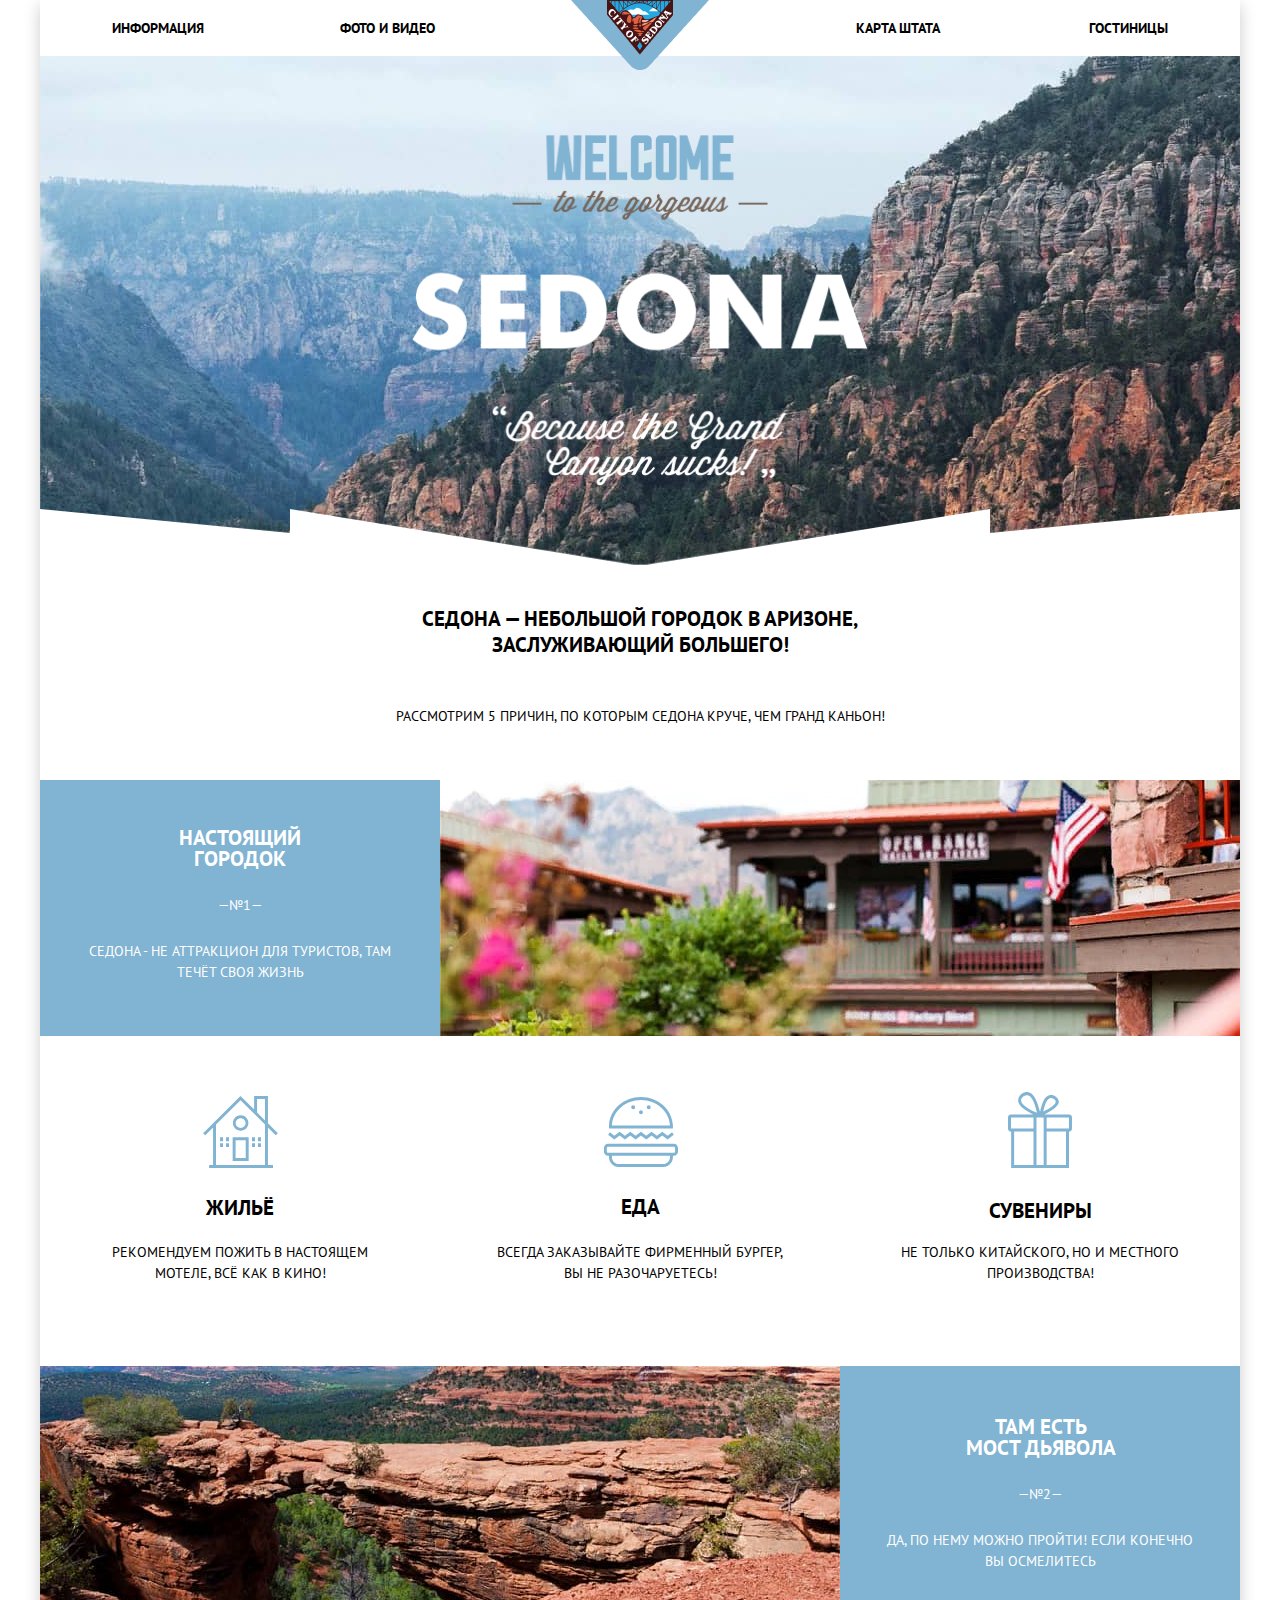
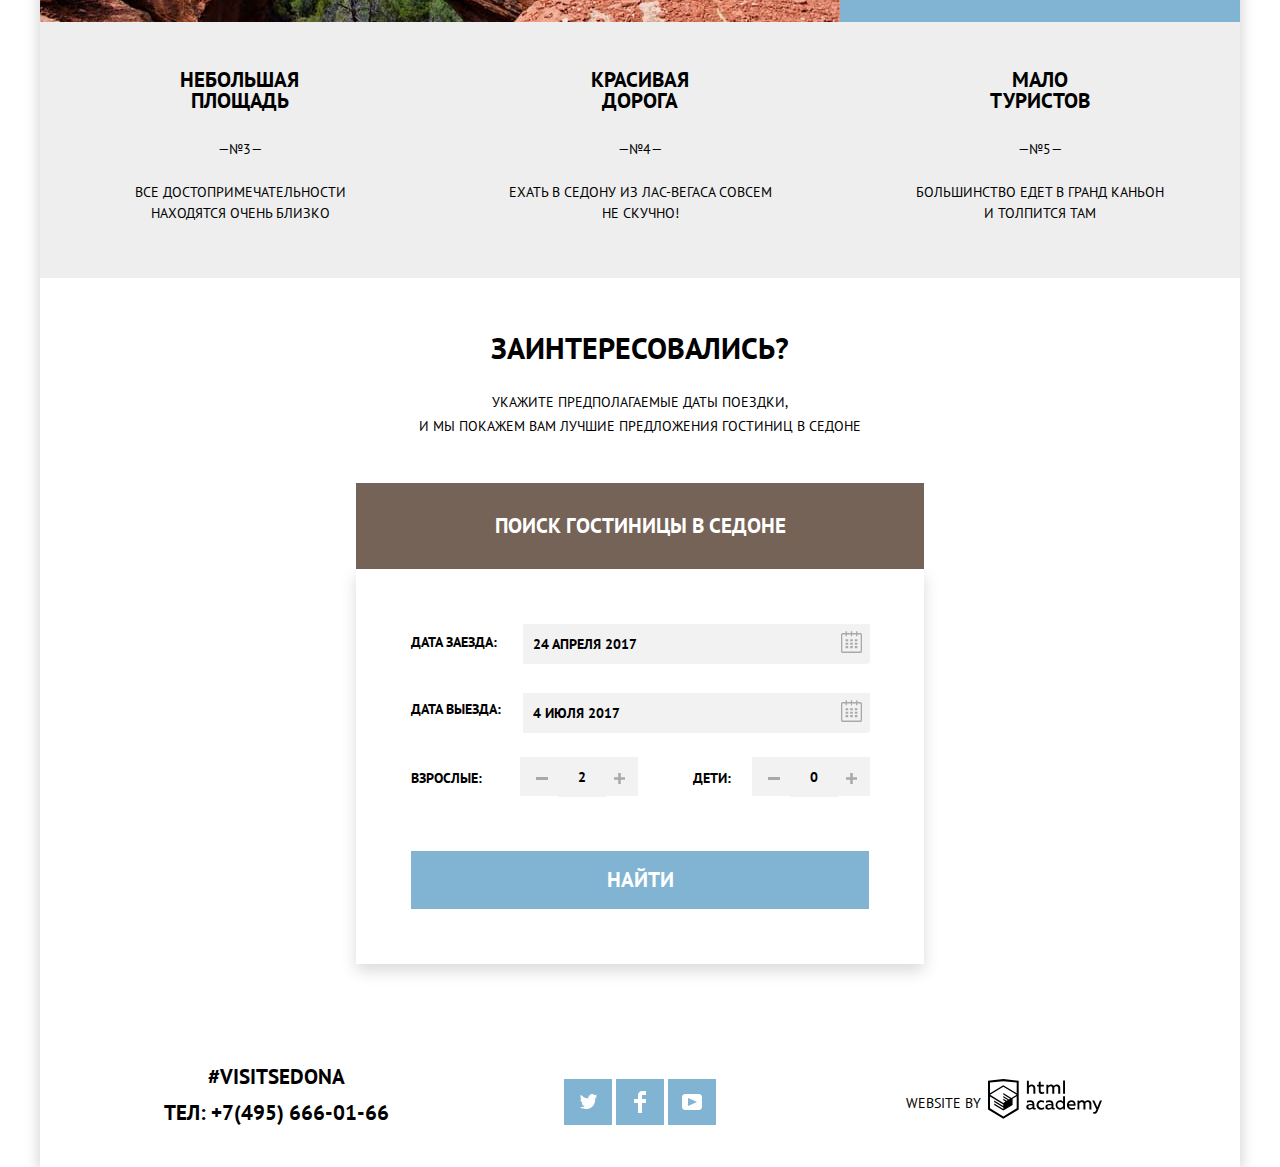
<file: index.html>
<!DOCTYPE html>
<html class='page' lang='ru'>
  <head>
    <meta charset='utf-8'>
    <title>HTML Academy: Седона</title>
    <link href="https://fonts.googleapis.com/css2?family=PT+Sans&display=swap" rel="stylesheet">
    <link href='css/normalize.css' rel='stylesheet'>
    <link href='css/style.min.css' rel='stylesheet'>
  </head>
  <body class='page-body'>
    <div class='page-shadow'>
      <header class='main-header'>
        <nav class='main-nav'>
          <ul class='site-nav'>
            <li><a href='info.html'>Информация</a></li>
            <li><a href='foto.html'>Фото и видео</a></li>
            <li><a href='map.html'>Карта штата</a></li>
            <li><a href='hotels.html'>Гостиницы</a></li>
          </ul>
          <a class='main-header-logo'>
          <img src='img/logo.png' width='138' height='70' alt='Логотип сервиса брони гостиниц в городе Седона'>
         </a>
        </nav>
      </header>
      <main class='container'>
        <section class='caption'>
          <div class='img-welcome'>
              <img src='img/welcome.png' width='456' height='350' alt='Welcome to the gorgeous Sedona'>
          </div>
          <h1 class='visually-hidden'>Сервис брони гостиниц в городе Седона</h1>
        </section>
        <p class='slogan'>Седона — небольшой городок в Аризоне,<br>
          заслуживающий большего!</p>
        <section class='advantages'>
          <h2>Рассмотрим 5 причин, по которым Седона круче,
            чем гранд каньон!</h2>
          <ul class='advantages-list'>
            <li class='advantages-item '>
              <div class='item-box-first'>
                <div class='advantages-item-background'>
                  <div class='card-1'>
                  <h3>Настоящий городок</h3>
                  <p>&#8212;№1&#8212;</p>
                  <p>Седона - не аттракцион для туристов, там<br>
                      течёт своя жизнь</p>
                  </div>
                </div>
                <img class='card-img-city' src='img/city.jpg' width='800' height='256' alt='Мост дьявола'>
              </div>
              <div class='aside'>
                <ul class='aside-list'>
                  <li class='aside-item'>
                    <h3>Жильё</h3>
                    <p>Рекомендуем пожить в настоящем мотеле,
                        всё как в кино!</p>
                  </li>
                  <li class='aside-item'>
                    <h3>Еда</h3>
                    <p>Всегда заказывайте фирменный бургер,
                        вы не разочаруетесь!</p>
                  </li>
                  <li class='aside-item'>
                    <h3>Сувениры</h3>
                    <p>Не только китайского, но и местного
                      производства!</p>
                  </li>
                </ul>
              </div>
            </li>
            <li class='advantages-item item-box-second'>
              <img class='card-img-bridge' src='img/bridge.jpg' width='800' height='256' alt='Мост дьявола'>
              <div class='advantages-item-background'>
                <div class='card-2'>
                  <h3>Там есть Мост дьявола</h3>
                  <p>&#8212;№2&#8212;</p>
                  <p>Да, по нему можно пройти! Если конечно<br>
                    вы осмелитесь</p>
                </div>
              </div>
            </li>
            <li class='advantages-item-block'>
              <ul class='advantages-item-backdrop'>
                <li class='advantages-item'>
                  <div class='card-3'>
                    <h3>Небольшая площадь</h3>
                    <p>&#8212;№3&#8212;</p>
                    <p>Все достопримечательности<br>
                      находятся очень близко</p>
                  </div>
                </li>
                <li class='advantages-item'>
                  <div class='card-3'>
                    <h3>Красивая дорога</h3>
                    <p>&#8212;№4&#8212;</p>
                    <p>Ехать в седону из лас-вегаса совсем<br>
                    не скучно!</p>
                  </div>
                </li>
                <li class='advantages-item'>
                  <div class='card-3'>
                    <h3>Мало туристов</h3>
                    <p>&#8212;№5&#8212;</p>
                    <p>Большинство едет в гранд каньон<br>
                      и толпится там</p>
                  </div>
                </li>
              </ul>
          </ul>
        </section>
        <section class='offers'>
          <h2>Заинтересовались?</h2>
          <p class='offers-info'>Укажите предполагаемые даты поездки,<br>
            и мы покажем вам лучшие предложения гостиниц в Cедоне</p>
          <button class='button button-offers' aria-label='Форма поиска гостиниц в городе Седона' type='button'>Поиск гостиницы в Седоне</button>
          <div class='modal '>
             <form class='modal-list' action='https://echo.htmlacademy.ru/' method='get'>

              <label class='area-arrival' for='arrival'>Дата заезда:</label>
                <div class='area-wrap'>
                  <input class='area date-of-arrival' type='text' name='date-of-arrival' id='arrival' value='24 апреля 2017' required >
                  <button class='calendar-ico-arrival' type='button' aria-label='Открыть календарь заезда'>
                    <svg aria-hidden='true' focusable='false' width="21" height="23" viewBox="0 0 21 23" fill="none" xmlns="http://www.w3.org/2000/svg" tabindex='0'>
                      <path fill-rule="evenodd" clip-rule="evenodd" d="M16.406 3.02498H19.251C20.217 3.02498 21 3.84698 21 4.86198V21.164C21 22.179 20.217 23 19.251 23H1.75C0.784 23 0 22.179 0 21.164V4.86198C0 3.84698 0.784 3.02498 1.75 3.02498H4.593V1.64798C4.593 1.26698 4.887 0.958984 5.25 0.958984C5.612 0.958984 5.906 1.26698 5.906 1.64798V3.02498H9.844V1.64798C9.844 1.26698 10.138 0.958984 10.501 0.958984C10.862 0.958984 11.156 1.26698 11.156 1.64798V3.02498H15.094V1.64798C15.094 1.26698 15.387 0.958984 15.75 0.958984C16.112 0.958984 16.406 1.26698 16.406 1.64798V3.02498ZM19.5646 21.484C19.6466 21.3979 19.691 21.2828 19.688 21.164H19.689V4.86198C19.689 4.60898 19.493 4.40298 19.252 4.40298H16.407V5.78098C16.407 6.16198 16.113 6.46998 15.751 6.46998C15.388 6.46998 15.095 6.16198 15.095 5.78098V4.40298H11.157V5.78098C11.157 6.16198 10.863 6.46998 10.502 6.46998C10.139 6.46998 9.845 6.16198 9.845 5.78098V4.40298H5.907V5.78098C5.907 6.16198 5.613 6.46998 5.251 6.46998C4.888 6.46998 4.594 6.16198 4.594 5.78098V4.40298H1.75C1.50263 4.40953 1.30696 4.61458 1.312 4.86198V21.164C1.30696 21.4114 1.50263 21.6164 1.75 21.623H19.251C19.3698 21.6201 19.4826 21.5701 19.5646 21.484Z"/>
                      <path fill-rule="evenodd" clip-rule="evenodd" d="M4.59399 9.2251H7.21899V11.2911H4.59399V9.2251ZM4.59399 12.6681H7.21899V14.7351H4.59399V12.6681ZM7.21899 16.1121H4.59399V18.1781H7.21899V16.1121ZM9.18799 16.1121H11.813V18.1781H9.18799V16.1121ZM11.813 12.6681H9.18799V14.7351H11.813V12.6681ZM9.18799 9.2251H11.813V11.2911H9.18799V9.2251ZM16.406 16.1121H13.781V18.1781H16.406V16.1121ZM13.781 12.6681H16.406V14.7351H13.781V12.6681ZM16.406 9.2251H13.781V11.2911H16.406V9.2251Z"/>
                    </svg>
                  </button>
                </div>
              <label class='area-departure' for='departure'>Дата выезда:</label>
                <div class='area-wrap'>
                  <input class='area date-of-departure' type='text' name='date-of-departure' id='departure' value='4 июля 2017' required >
                  <button class='calendar-ico-departure' type='button' aria-label='Открыть календарь отъезда'>
                  <svg aria-hidden='true' focusable='false' width="21" height="23" viewBox="0 0 21 23" fill="none" xmlns="http://www.w3.org/2000/svg" tabindex='0'>
                    <path fill-rule="evenodd" clip-rule="evenodd" d="M16.406 3.02498H19.251C20.217 3.02498 21 3.84698 21 4.86198V21.164C21 22.179 20.217 23 19.251 23H1.75C0.784 23 0 22.179 0 21.164V4.86198C0 3.84698 0.784 3.02498 1.75 3.02498H4.593V1.64798C4.593 1.26698 4.887 0.958984 5.25 0.958984C5.612 0.958984 5.906 1.26698 5.906 1.64798V3.02498H9.844V1.64798C9.844 1.26698 10.138 0.958984 10.501 0.958984C10.862 0.958984 11.156 1.26698 11.156 1.64798V3.02498H15.094V1.64798C15.094 1.26698 15.387 0.958984 15.75 0.958984C16.112 0.958984 16.406 1.26698 16.406 1.64798V3.02498ZM19.5646 21.484C19.6466 21.3979 19.691 21.2828 19.688 21.164H19.689V4.86198C19.689 4.60898 19.493 4.40298 19.252 4.40298H16.407V5.78098C16.407 6.16198 16.113 6.46998 15.751 6.46998C15.388 6.46998 15.095 6.16198 15.095 5.78098V4.40298H11.157V5.78098C11.157 6.16198 10.863 6.46998 10.502 6.46998C10.139 6.46998 9.845 6.16198 9.845 5.78098V4.40298H5.907V5.78098C5.907 6.16198 5.613 6.46998 5.251 6.46998C4.888 6.46998 4.594 6.16198 4.594 5.78098V4.40298H1.75C1.50263 4.40953 1.30696 4.61458 1.312 4.86198V21.164C1.30696 21.4114 1.50263 21.6164 1.75 21.623H19.251C19.3698 21.6201 19.4826 21.5701 19.5646 21.484Z" />
                    <path fill-rule="evenodd" clip-rule="evenodd" d="M4.59399 9.2251H7.21899V11.2911H4.59399V9.2251ZM4.59399 12.6681H7.21899V14.7351H4.59399V12.6681ZM7.21899 16.1121H4.59399V18.1781H7.21899V16.1121ZM9.18799 16.1121H11.813V18.1781H9.18799V16.1121ZM11.813 12.6681H9.18799V14.7351H11.813V12.6681ZM9.18799 9.2251H11.813V11.2911H9.18799V9.2251ZM16.406 16.1121H13.781V18.1781H16.406V16.1121ZM13.781 12.6681H16.406V14.7351H13.781V12.6681ZM16.406 9.2251H13.781V11.2911H16.406V9.2251Z"/>
                  </svg>
                  </button>
                </div>
              <label class='area-adults' aria-label='Количество взрослых' for='adults'>Взрослые:</label>
                <div class='area-wrap'>
                  <input class='area quantity adults' type='text' name='adults' id='adults' value='2' required >
                  <button class='minus-ico-adults' type='button' aria-label='Убрать количество взрослых'>
                    <svg aria-hidden='true' focusable='false' width="12" height="3" viewBox="0 0 12 3"  xmlns="http://www.w3.org/2000/svg" tabindex='0'>
                      <rect width="12" height="3"/>
                    </svg>
                  </button>
                  <button class='plus-ico-adults' type='button' aria-label='Добавить количество взрослых'>
                    <svg aria-hidden='true' focusable='false' width="11" height="11" viewBox="0 0 11 11"  xmlns="http://www.w3.org/2000/svg" tabindex='0'>
                      <path fill-rule="evenodd" clip-rule="evenodd" d="M4.23086 6.76932V11H6.76932V6.76932H11V4.23086H6.76932V0H4.23085V4.23086H0V6.76932H4.23086Z"/>
                    </svg>
                  </button>
              </div>
              <label class='area-child' aria-label='Количество детей' for='child'>Дети:</label>
                <div class='area-wrap'>
                  <input class='area quantity child' type='text' name='child' id='child' value='0' required >
                  <button class='minus-ico-child' type='button' aria-label='Убрать количество детей'>
                    <svg aria-hidden='true' focusable='false' width="12" height="3" viewBox="0 0 12 3" fill="none" xmlns="http://www.w3.org/2000/svg" tabindex='0'>
                      <rect width="12" height="3"/>
                    </svg>
                  </button>
                  <button class='plus-ico-child' type='button' aria-label='Добавить количество детей'>
                    <svg aria-hidden='true' focusable='false' width="11" height="11" viewBox="0 0 11 11" fill="none" xmlns="http://www.w3.org/2000/svg" tabindex='0'>
                      <path fill-rule="evenodd" clip-rule="evenodd" d="M4.23086 6.76932V11H6.76932V6.76932H11V4.23086H6.76932V0H4.23085V4.23086H0V6.76932H4.23086Z" />
                    </svg>
                  </button>
                </div>
              <button class='offers-button-search' aria-label='Найти отель в Седоне' type='submit'>Найти</button>
          </form>
        </div>
        </section>
        <section class='map'>
          <h2 class='visually-hidden' tabindex='0'>Карта Седоны</h2>
          <iframe src="https://www.google.com/maps/embed?pb=!1m18!1m12!1m3!1d363071.5899056958!2d-111.7784349571153!3d34.77689205418965!2m3!1f0!2f0!3f0!3m2!1i1024!2i768!4f13.1!3m3!1m2!1s0x872da132f942b00d%3A0x5548c523fa6c8efd!2z0KHQtdC00L7QvdCwLCDQkNGA0LjQt9C-0L3QsCA4NjMzNiwg0KHQqNCQ!5e0!3m2!1sru!2sru!4v1602267605328!5m2!1sru!2sru" width="1200" height="473" style="border:0;" allowfullscreen="" aria-hidden="false" tabindex="0"></iframe>
        </section>
      </main>
      <footer class='page-footer main-footer'>
        <section class='footer-contacts'>
          <h3>#visitSEDONA</h3>
          <p class='footer-phone'>ТЕЛ: <a aria-label='Номер телефона +74956660166' href='tel:+74956660166'>+7(495) 666-01-66</a></p>
        </section>
        <section class='footer-social'>
        <h3 class='visually-hidden'>Социальные сети</h3>
          <ul class='footer-social-list'>
            <li>
              <a class='social-button' href="#"><span class='visually-hidden'>Twitter</span><svg  aria-hidden='true' focusable='false' width="17" height="17" viewBox="0 0 17 17" fill="none" xmlns="http://www.w3.org/2000/svg">
                <path d="M10.95 1.14409C12.635 0.648089 13.934 1.41409 14.527 2.32309C15.2 2.09209 15.858 1.84209 16.538 1.61509C16.5249 2.30145 16.2117 2.94761 15.681 3.38309C16.366 3.55309 16.985 2.89209 16.985 2.89209C16.816 3.89209 15.979 4.68009 15.422 4.91609C15.191 11.6661 12.247 16.1331 5.34498 15.9981H4.89898C4.48898 15.9981 0.734977 15.5381 0.000976562 14.1111C2.27198 14.3071 3.89398 13.6891 4.69398 12.9341C3.73398 12.6341 2.01498 12.4571 1.71498 9.98409C2.06398 10.0901 2.27898 10.2121 2.90498 10.1031C1.70498 9.24709 0.373977 8.53009 0.447977 6.33009C0.732977 6.65809 1.51498 6.86609 1.78798 6.80209C1.08498 6.56109 -0.182023 3.44209 0.893977 1.85009C2.71198 3.70409 4.62898 5.45609 8.04598 5.62309C8.25398 3.33009 9.18298 1.79309 10.95 1.14409Z" />
                </svg></a>
            </li>
            <li>
              <a class='social-button' href="#"><span class='visually-hidden'>Facebook</span><svg aria-hidden='true' focusable='false' width="12" height="22" viewBox="0 0 12 22" fill="none" xmlns="http://www.w3.org/2000/svg">
                <path d="M12 4V0H8C5.79086 0 4 1.79086 4 4V8H0V12H4V22H8V12H12V8H8V4H12Z"/>
                </svg></a>
            </li>
            <li>
              <a class='social-button' href="#"><span class='visually-hidden'>YouTube</span><svg aria-hidden='true' focusable='false' width="20" height="16" viewBox="0 0 20 16" fill="none" xmlns="http://www.w3.org/2000/svg">
                <path fill-rule="evenodd" clip-rule="evenodd" d="M3 0H17C18.65 0 20 1.35 20 3V13C20 14.65 18.65 16 17 16H3C1.35 16 0 14.65 0 13V3C0 1.35 1.35 0 3 0ZM6.027 4.002V11.998L15.014 8L6.027 4.002Z" />
                </svg></a>
            </li>
          </ul>
        </section>
        <p class='footer-copyright'>Website by<a aria-label='Страница интенсива HTML Academy' href='https://htmlacademy.ru/intensive/htmlcss'><svg aria-hidden='true' focusable='false' width="115" height="41" viewBox="0 0 115 41" fill="none" xmlns="http://www.w3.org/2000/svg">
          <path fill-rule="evenodd" clip-rule="evenodd" d="M15.5197 1.05737H15.3509L0 2.71895V31.4945L15.3509 40.8382L30.7018 31.4945V2.71895L15.5197 1.05737ZM77.0183 2.62185H75.0876V15.7311H77.0183V2.62185ZM40.8619 2.63264V7.76843C41.6131 6.9864 42.6386 6.5436 43.7105 6.53843C44.6823 6.47908 45.6329 6.84495 46.3253 7.54479C47.0177 8.24462 47.3866 9.21244 47.3399 10.2068V15.7634H45.367V10.4658C45.4231 9.94897 45.2754 9.43059 44.9566 9.02553C44.6377 8.62047 44.174 8.36218 43.6683 8.3079H43.3518C42.3456 8.36979 41.4321 8.9295 40.9041 9.80764V15.7634H38.8995V2.63264H40.8619ZM77.0183 31.4837H75.2775V30.0595C74.4828 31.1353 73.23 31.7538 71.9119 31.7211C69.4751 31.5528 67.5825 29.4822 67.5825 26.9845C67.5825 24.4867 69.4751 22.4162 71.9119 22.2479C73.1195 22.2052 74.2818 22.7203 75.0771 23.6505V18.3205H77.0183V31.4837ZM47.0656 30.0595C47.263 30.0515 47.4583 30.0152 47.6459 29.9516V31.3866C47.2482 31.5404 46.826 31.6172 46.4009 31.6132C45.6482 31.6769 44.9394 31.2429 44.639 30.5342C43.7036 31.31 42.5302 31.7227 41.3261 31.6995C39.733 31.6995 38.256 30.804 38.256 28.9482C38.256 26.65 40.3661 25.9379 42.1702 25.9379C42.9402 25.9505 43.707 26.0408 44.4596 26.2076V25.884C44.4596 24.805 43.6578 23.9742 42.1491 23.9742C41.0585 23.9764 39.9804 24.2116 38.9839 24.6647V22.8305C40.0678 22.451 41.204 22.2506 42.3495 22.2371C44.8394 22.2371 46.3693 23.4455 46.3693 26.1753V29.4121C46.3546 29.5668 46.401 29.721 46.4981 29.8406C46.5951 29.9601 46.7349 30.035 46.8862 30.0487H47.0656V30.0595ZM40.2711 28.8403C40.298 29.229 40.4761 29.5905 40.7655 29.844C41.055 30.0974 41.4317 30.2217 41.8115 30.189H41.9275C42.8819 30.1906 43.7973 29.8022 44.4702 29.11V27.5779C43.842 27.4414 43.2026 27.3655 42.5605 27.3513C41.5055 27.3513 40.2817 27.7074 40.2817 28.8403H40.2711ZM56.0229 22.9384C55.1962 22.4632 54.2596 22.2246 53.3115 22.2479H52.9422C51.7332 22.2873 50.5891 22.8166 49.7619 23.7192C48.9347 24.6218 48.4923 25.8236 48.5321 27.06V27.5024C48.6957 30.0004 50.805 31.8921 53.2482 31.7318C54.2519 31.7555 55.2477 31.5452 56.1601 31.1168V29.2718C55.3769 29.7215 54.4945 29.9591 53.5963 29.9624C52.5199 30.0288 51.4963 29.4793 50.9385 28.5356C50.3806 27.5918 50.3806 26.4095 50.9385 25.4658C51.4963 24.522 52.5199 23.9725 53.5963 24.039C54.461 24.0357 55.3066 24.2989 56.0229 24.7942V22.9384ZM66.1514 30.0595C66.3488 30.0515 66.5441 30.0152 66.7317 29.9516V31.3866C66.334 31.5404 65.9118 31.6172 65.4867 31.6132C64.734 31.6769 64.0252 31.2429 63.7248 30.5342C62.7894 31.31 61.616 31.7227 60.4119 31.6995C58.8188 31.6995 57.3417 30.804 57.3417 28.9482C57.3417 26.65 59.4518 25.9379 61.256 25.9379C62.0259 25.9505 62.7928 26.0408 63.5454 26.2076V25.884C63.5454 24.805 62.7436 23.9742 61.2349 23.9742C60.1443 23.9764 59.0662 24.2116 58.0697 24.6647V22.8305C59.1536 22.451 60.2897 22.2506 61.4353 22.2371C63.9252 22.2371 65.455 23.4455 65.455 26.1753V29.4121C65.4404 29.5668 65.4868 29.721 65.5838 29.8406C65.6809 29.9601 65.8207 30.035 65.972 30.0487H66.1514V30.0595ZM59.855 29.8481C59.5632 29.5943 59.3837 29.2311 59.3569 28.8403H59.378C59.378 27.7074 60.5385 27.3513 61.6569 27.3513C62.299 27.3655 62.9383 27.4414 63.5665 27.5779V29.11C62.8937 29.8022 61.9782 30.1906 61.0239 30.189H60.9078C60.5263 30.2247 60.1469 30.1019 59.855 29.8481ZM69.3271 26.9305C69.3271 25.2859 70.6308 23.9526 72.239 23.9526L72.2601 24.0066C73.4742 24.0066 74.5742 24.7382 75.0665 25.8732V28.0311C74.5856 29.1871 73.4673 29.9296 72.239 29.9084C70.6308 29.9084 69.3271 28.5752 69.3271 26.9305ZM83.3486 22.2479C86.8408 22.2479 88.0541 25.1395 87.4844 27.7397H80.922C81.1436 29.3582 82.6839 30.0163 84.2876 30.0163C85.2509 30.0196 86.2027 29.8021 87.0729 29.3797V31.1061C86.0736 31.5421 84.9939 31.7519 83.9078 31.7211C81.2385 31.7211 78.8963 30.189 78.8963 26.9521C78.8362 25.7502 79.2482 24.5736 80.0408 23.6841C80.8334 22.7945 81.9408 22.2658 83.1165 22.2155H83.3486V22.2479ZM80.8693 26.1753C80.9704 24.8237 82.1216 23.8104 83.4436 23.9095H83.4858C84.1064 23.8531 84.7196 24.08 85.1612 24.5295C85.6028 24.979 85.8275 25.6051 85.7752 26.24H80.8693V26.1753ZM89.489 31.4621V22.4961H91.2298V23.575C91.9777 22.7197 93.041 22.2229 94.1628 22.2047C95.2951 22.1328 96.3712 22.7163 96.9482 23.7153C97.7407 22.8335 98.8477 22.3161 100.018 22.2803C100.952 22.2327 101.859 22.6011 102.507 23.2901C103.154 23.9792 103.478 24.9213 103.394 25.8732V31.4837H101.39V25.9271C101.437 25.4734 101.306 25.0191 101.024 24.6647C100.743 24.3104 100.336 24.0852 99.8917 24.039H99.6174C98.7512 24.0941 97.9525 24.536 97.4335 25.2474V31.4837H95.4289V25.9271C95.4728 25.47 95.3357 25.0139 95.0481 24.6611C94.7606 24.3082 94.3467 24.088 93.8991 24.0497H93.6881C92.7466 24.1344 91.8915 24.6449 91.3564 25.4416V31.5161H89.5312L89.489 31.4621ZM113.977 22.4745H111.972L109.324 29.2718L106.306 22.4853H104.196L108.417 31.5484L108.237 32.0016C107.72 33.3611 107.003 34.0516 106.053 34.0516C105.75 34.0548 105.447 34.0112 105.156 33.9221V35.6161C105.536 35.7125 105.926 35.7632 106.317 35.7671C107.646 35.7671 108.902 35.0226 109.851 32.6813L113.977 22.4745ZM52.689 6.78658V3.54974L50.7266 4.01369V6.73264H49.144V8.49132H50.7899V12.9905C50.7231 13.817 51.0244 14.6301 51.61 15.2038C52.1955 15.7775 53.0028 16.0505 53.8073 15.9468C54.5996 15.9535 55.3875 15.8259 56.139 15.5692V13.8429C55.5727 14.0781 54.9672 14.199 54.356 14.199C53.2165 14.199 52.689 13.8105 52.689 12.6237V8.5129H55.8541V6.78658H52.689ZM58.3862 15.7526V6.75421H60.1376V7.83316C60.8811 6.97655 61.9403 6.476 63.0601 6.45211C64.1624 6.38099 65.2146 6.93142 65.8032 7.88711C66.5958 7.00534 67.7028 6.48794 68.8734 6.45211C69.8138 6.41462 70.7233 6.79859 71.364 7.50353C72.0046 8.20846 72.3126 9.16418 72.2073 10.1205V15.7418H70.2028V10.1853C70.2499 9.73151 70.1184 9.27721 69.8373 8.92287C69.5561 8.56853 69.1485 8.34334 68.7046 8.29711H68.4619C67.5957 8.35228 66.797 8.7942 66.278 9.50553V15.7418H64.2734V10.1853C64.3206 9.73151 64.1891 9.27721 63.9079 8.92287C63.6268 8.56853 63.2191 8.34334 62.7752 8.29711H62.5326C61.5911 8.38181 60.736 8.89229 60.2009 9.68895V15.7634H58.3862V15.7526ZM28.6972 30.3033L28.7078 30.2968L28.6972 30.3184V30.3033ZM28.6972 18.3205V30.3033L15.3509 38.4321L2.00459 30.3184V18.5147L15.2876 26.6068V28.0311L6.18257 22.5284V23.9418L15.3404 29.5632V31.0629L6.19312 25.4955V26.9521L15.3509 32.5734L24.5826 26.9197V20.8129L28.6972 18.3205ZM28.7078 16.7776L25.0362 18.9355L23.3482 20.0145L15.3087 15.0837V16.4971L22.156 20.7266L22.0083 20.8237L20.9532 21.4063L15.2876 17.9537V19.3995L19.761 22.1184L18.706 22.8413L15.3298 20.7913V22.2047L17.5454 23.5426L15.2982 24.9021L2.11009 16.864L15.3087 8.72869L28.7078 16.7776ZM15.2876 7.27211L28.7078 15.3534V4.56395L15.3615 3.12895L2.01514 4.56395V15.3534L15.2876 7.27211Z"/>
          </svg>
          </a>
        </p>
      </footer>
    </div>

    <script src='js/modal.min.js'></script>

  </body>
</html>
</file>
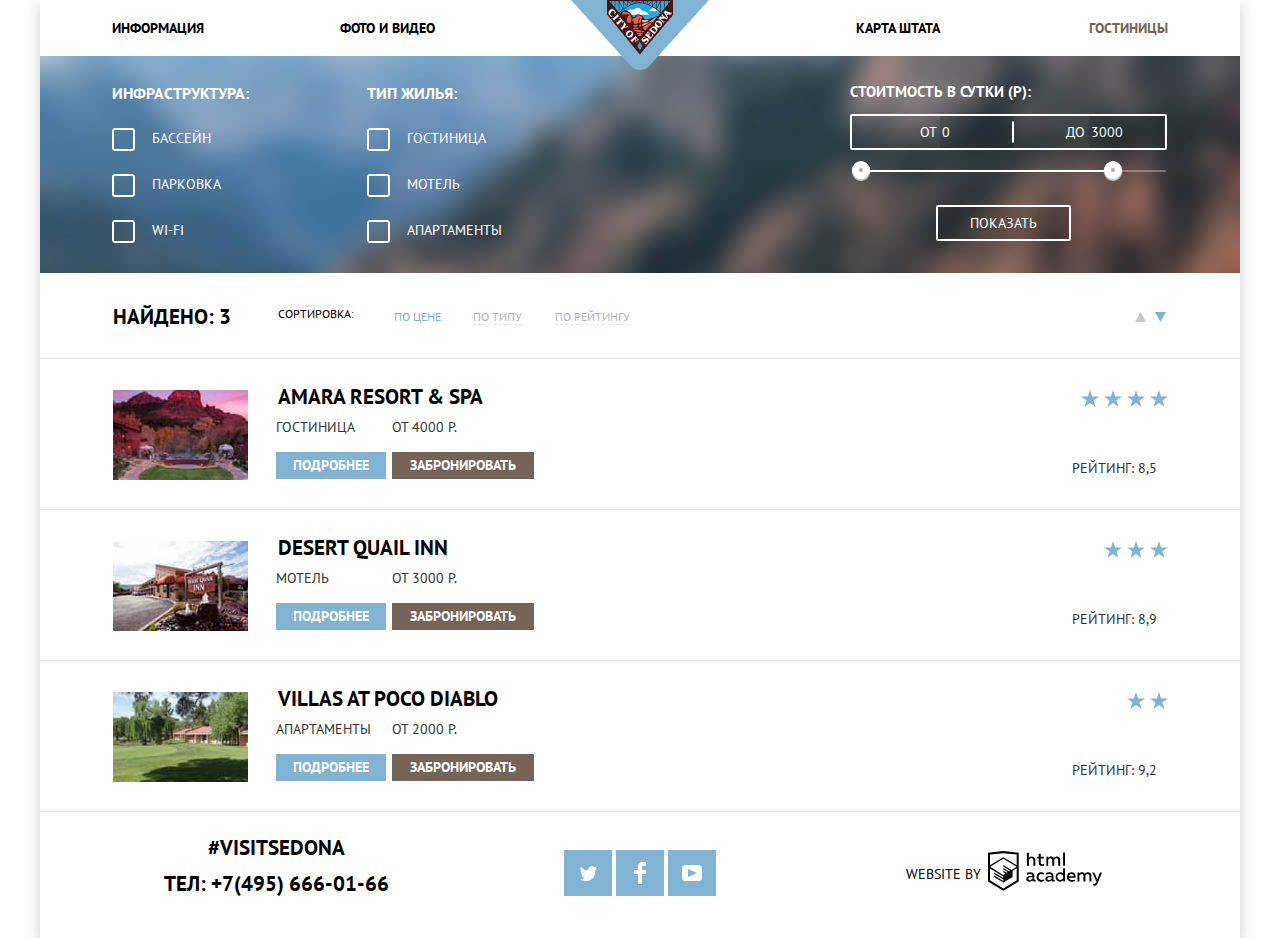
<file: hotels.html>
<!DOCTYPE html>
<html class='page' lang='ru'>
  <head>
    <meta charset='utf-8'>
    <title>HTML Academy: Седона</title>
    <link href="https://fonts.googleapis.com/css2?family=PT+Sans&display=swap" rel="stylesheet">
    <link href='css/normalize.css' rel='stylesheet'>
    <link href='css/style.min.css' rel='stylesheet'>
  </head>
  <body class='page-body'>
    <div class='page-shadow'>
      <header class='main-header'>
        <nav class='main-nav'>
          <ul class='site-nav'>
            <li><a href='info.html'>Информация</a></li>
            <li><a href='foto.html'>Фото и видео</a></li>
            <li><a href='map.html'>Карта штата</a></li>
            <li class='site-nav-active'><a>Гостиницы</a></li>
      </ul>
          <a class='main-header-logo' href='index.html'>
          <img src='img/logo.png' width='138' height='70' alt='Логотип сервиса брони гостиниц в городе Седона'>
        </a>
        </nav>
      </header>
      <main class='container'>
        <h1 class='visually-hidden'>Подбор гостиниц</h1>
        <section class='filter'>
          <h2 class='visually-hidden'>Фильтр гостиниц</h2>
          <form class='filter-form' action='https://echo.htmlacademy.ru/' method='get'>
            <fieldset class='filters'>
              <legend tabindex='0'>Инфраструктура:</legend>
              <ul>
                <li class='filter-option'>
                  <input class='visually-hidden checkbox-infrastructure filter-input' type='checkbox' name='pool' id='pool'>
                  <label for='pool'>Бассейн</label>
                </li>
                <li class='filter-option'>
                  <input class='visually-hidden checkbox-infrastructure filter-input' type='checkbox' name='parking' id='parking'>
                  <label for='parking'>Парковка</label>
                </li>
                <li class='filter-option'>
                  <input class='visually-hidden checkbox-infrastructure filter-input ' type='checkbox' name='wi-fi' id='wi-fi'>
                  <label for='wi-fi'>wi-fi</label>
                </li>
              </ul>
            </fieldset>
            <fieldset class='filters'>
              <legend tabindex='0'>Тип жилья:</legend>
              <ul>
                <li class='filter-option'>
                  <input class='visually-hidden checkbox-housing' type='checkbox' name='hotel' id='hotel'>
                  <label for='hotel'>Гостиница</label>
                </li>
                <li class='filter-option'>
                  <input class='visually-hidden checkbox-housing' type='checkbox' name='motel' id='motel'>
                  <label for='motel'>Мотель</label>
                </li>
                <li class='filter-option'>
                  <input class='visually-hidden checkbox-housing' type='checkbox' name='apartments' id='apartments'>
                  <label for='apartments'>Апартаменты</label>
                </li>
              </ul>
            </fieldset>
            <fieldset class='filter-item-range'>
              <legend tabindex='0'>Стоитмость в сутки (р):</legend>
              <div class='range-filter'>
              <div class='price-controls'>
                <label aria-label='Стоимость от' for='min-price' class='min-price'>
                  от <input type='number' id='min-price' name='min-price' value='0'>
                </label>
                <label class='max-price' aria-label='Стоимость до' for='max-price'>
                  до <input type='number' id='max-price' name='max-price' value='3000'>
                </label>
              </div>
              <div class='range-controls'>
                <div class='scale'>
                  <div class='bar'></div>
                </div>
                <div class='toggle toggle-min' aria-label='Переключатель стоимости минимум' tabindex="0"></div>
                <div class='toggle toggle-max' aria-label='Переключатель стоимости максимум' tabindex="0"></div>
              </div>
            </div>
            </fieldset>
            <button class='filter-button' aria-label='Показать отель' type='submit'>Показать</button>
          </form>
        </section>
        <div class='content-box'>
        <section class='sort'>
          <h2 aria-label='Найдено: 3' tabindex='0'>Найдено: 3</h2>
          <p aria-label='Сортировка' tabindex='0'>Сортировка:</p>
          <ul class='sort-list'>
            <li class='sort-item'><a class='sort-item-price' href=''>По цене</a></li>
            <li class='sort-item'><a class='sort-item-type' href=''>По типу</a></li>
            <li class='sort-item'><a class='sort-item-rating' href=''>По рейтингу</a></li>
          </ul>
          <div class='sort-point'>
            <a class='sort-point-not-active'>
              <svg aria-hidden='true' focusable='false' width="11" height="10" viewBox="0 0 11 10" xmlns="http://www.w3.org/2000/svg">
                <path d="M5.5 0L0 10H11L5.5 0Z"/>
              </svg>
            </a>
            <a class='sort-point-active' tabindex='0' aria-label='Изменить порядок элементов'>
              <svg aria-hidden='true' focusable='false' width="11" height="10" viewBox="0 0 11 10" xmlns="http://www.w3.org/2000/svg">
                <path d="M5.5 10L0 0H11"/>
              </svg>
          </a>
          </div>
        </section>
        <section class='hotels'>
          <h2 class='visually-hidden'>Список гостиниц</h2>
          <ul class='hotels-list'>
            <li class='hotels-item'>
              <img src='img/amararesort.jpg' width='135' height='90' alt='Amara resort & spa'>
              <div class='hotels-card'>
                <a class='hotels-name' href=''>
                  <h3>Amara resort & spa </h3>
                </a>
                <div class='describe-hotels'>
                  <div class='hotels-info'>
                    <p tabindex='0'>Гостиница</p>
                    <p tabindex='0'>от 4000 р.</p>
                  </div>
                  <div class='hotels-button'>
                    <a class='hotels-more' href=''>Подробнее</a>
                    <a class='hotels-book' href=''>Забронировать</a>
                  </div>
                </div>
              </div>
              <div class='hotels-rating'>
                <div class='stars-svg'>
                  <span aria-label='4 звезды' tabindex='0'>
                    <svg aria-hidden='true' focusable='false' width="19" height="17" viewBox="0 0 19 17" fill="none" xmlns="http://www.w3.org/2000/svg">
                      <path d="M9.002 0L11.128 6.494H18.005L12.441 10.506L14.566 17L9.002 12.987L3.438 17L5.564 10.506L0 6.494H6.878L9.002 0Z" fill="#81B3D2"/>
                    </svg>
                    <svg aria-hidden='true' focusable='false' width="19" height="17" viewBox="0 0 19 17" fill="none" xmlns="http://www.w3.org/2000/svg">
                      <path d="M9.002 0L11.128 6.494H18.005L12.441 10.506L14.566 17L9.002 12.987L3.438 17L5.564 10.506L0 6.494H6.878L9.002 0Z" fill="#81B3D2"/>
                    </svg>
                    <svg aria-hidden='true' focusable='false' width="19" height="17" viewBox="0 0 19 17" fill="none" xmlns="http://www.w3.org/2000/svg">
                      <path d="M9.002 0L11.128 6.494H18.005L12.441 10.506L14.566 17L9.002 12.987L3.438 17L5.564 10.506L0 6.494H6.878L9.002 0Z" fill="#81B3D2"/>
                    </svg>
                    <svg aria-hidden='true' focusable='false' width="19" height="17" viewBox="0 0 19 17" fill="none" xmlns="http://www.w3.org/2000/svg">
                      <path d="M9.002 0L11.128 6.494H18.005L12.441 10.506L14.566 17L9.002 12.987L3.438 17L5.564 10.506L0 6.494H6.878L9.002 0Z" fill="#81B3D2"/>
                    </svg>
                  </span>
                </div>
                <p class='hotels-item-rating' tabindex='0'>Рейтинг: 8,5</p>
              </div>
            </li>
            <li class='hotels-item'>
              <img src='img/desertqualinn.jpg' width='135' height='90' alt='Desert qualinn'>
              <div class='hotels-card'>
                <a class='hotels-name' href=''>
                  <h3>Desert quail inn</h3>
                </a>
                <div class='describe-hotels'>
                  <div class='hotels-info'>
                    <p tabindex='0'>Мотель</p>
                    <p tabindex='0'>от 3000 р.</p>
                  </div>
                  <div class='hotels-button'>
                    <a class='hotels-more' href=''>Подробнее</a>
                    <a class='hotels-book' href=''>Забронировать</a>
                  </div>
                </div>
              </div>
              <div class='hotels-rating'>
                <div class='stars-svg'>
                  <span aria-label='3 звезды' tabindex='0'>
                      <svg aria-hidden='true' focusable='false' width="19" height="17" viewBox="0 0 19 17" fill="none" xmlns="http://www.w3.org/2000/svg">
                        <path d="M9.002 0L11.128 6.494H18.005L12.441 10.506L14.566 17L9.002 12.987L3.438 17L5.564 10.506L0 6.494H6.878L9.002 0Z" fill="#81B3D2"/>
                      </svg>
                    <svg aria-hidden='true' focusable='false' width="19" height="17" viewBox="0 0 19 17" fill="none" xmlns="http://www.w3.org/2000/svg">
                        <path d="M9.002 0L11.128 6.494H18.005L12.441 10.506L14.566 17L9.002 12.987L3.438 17L5.564 10.506L0 6.494H6.878L9.002 0Z" fill="#81B3D2"/>
                    </svg>
                    <svg aria-hidden='true' focusable='false' width="19" height="17" viewBox="0 0 19 17" fill="none" xmlns="http://www.w3.org/2000/svg">
                      <path d="M9.002 0L11.128 6.494H18.005L12.441 10.506L14.566 17L9.002 12.987L3.438 17L5.564 10.506L0 6.494H6.878L9.002 0Z" fill="#81B3D2"/>
                    </svg>
                  </span>
                </div>
                <p class='hotels-item-rating' tabindex='0'>Рейтинг: 8,9</p>
              </div>
            </li>
            <li class='hotels-item'>
              <img src='img/villas.jpg' width='135' height='90' alt='Villas at poco diablo'>
              <div class='hotels-card'>
                <a class='hotels-name' href=''>
                  <h3>Villas at poco diablo</h3>
                </a>
                <div class='describe-hotels'>
                  <div class='hotels-info'>
                    <p tabindex='0'>Апартаменты </p>
                    <p tabindex='0'>от 2000 р.</p>
                  </div>
                  <div class='hotels-button'>
                    <a class='hotels-more' href=''>Подробнее </a>
                    <a class='hotels-book' href=''>Забронировать</a>
                  </div>
                </div>
              </div>
              <div class='hotels-rating'>
                <div class='stars-svg'>
                  <span aria-label='Две звезды' tabindex='0'>
                    <svg aria-hidden='true' focusable='false' width="19" height="17" viewBox="0 0 19 17" fill="none" xmlns="http://www.w3.org/2000/svg">
                      <path d="M9.002 0L11.128 6.494H18.005L12.441 10.506L14.566 17L9.002 12.987L3.438 17L5.564 10.506L0 6.494H6.878L9.002 0Z" fill="#81B3D2"/>
                    </svg>
                    <svg aria-hidden='true' focusable='false' width="19" height="17" viewBox="0 0 19 17" fill="none" xmlns="http://www.w3.org/2000/svg">
                      <path d="M9.002 0L11.128 6.494H18.005L12.441 10.506L14.566 17L9.002 12.987L3.438 17L5.564 10.506L0 6.494H6.878L9.002 0Z" fill="#81B3D2"/>
                    </svg>
                  </span>
                </div>
                <p class='hotels-item-rating' tabindex='0'>Рейтинг: 9,2</p>
              </div>
            </li>
          </ul>
        </section>
        </div>
      </main>
      <footer class='page-footer main-footer'>
        <section class='footer-contacts'>
          <h3>#visitSEDONA</h3>
          <p class='footer-phone'>ТЕЛ: <a aria-label='Номер телефона +74956660166' href='tel:+74956660166'>+7(495) 666-01-66</a></p>
        </section>
        <section class='footer-social'>
          <h3 class='visually-hidden'>Социальные сети</h3>
            <ul class='footer-social-list'>
              <li>
                <a class='social-button' href="#"><span class='visually-hidden'>Twitter</span><svg aria-hidden='true' focusable='false' width="17" height="17" viewBox="0 0 17 17" fill="none" xmlns="http://www.w3.org/2000/svg">
                  <path d="M10.95 1.14409C12.635 0.648089 13.934 1.41409 14.527 2.32309C15.2 2.09209 15.858 1.84209 16.538 1.61509C16.5249 2.30145 16.2117 2.94761 15.681 3.38309C16.366 3.55309 16.985 2.89209 16.985 2.89209C16.816 3.89209 15.979 4.68009 15.422 4.91609C15.191 11.6661 12.247 16.1331 5.34498 15.9981H4.89898C4.48898 15.9981 0.734977 15.5381 0.000976562 14.1111C2.27198 14.3071 3.89398 13.6891 4.69398 12.9341C3.73398 12.6341 2.01498 12.4571 1.71498 9.98409C2.06398 10.0901 2.27898 10.2121 2.90498 10.1031C1.70498 9.24709 0.373977 8.53009 0.447977 6.33009C0.732977 6.65809 1.51498 6.86609 1.78798 6.80209C1.08498 6.56109 -0.182023 3.44209 0.893977 1.85009C2.71198 3.70409 4.62898 5.45609 8.04598 5.62309C8.25398 3.33009 9.18298 1.79309 10.95 1.14409Z" />
                  </svg></a>
              </li>
              <li>
                <a class='social-button' href="#"><span class='visually-hidden'>Facebook</span><svg aria-hidden='true' focusable='false' width="12" height="22" viewBox="0 0 12 22" fill="none" xmlns="http://www.w3.org/2000/svg">
                  <path d="M12 4V0H8C5.79086 0 4 1.79086 4 4V8H0V12H4V22H8V12H12V8H8V4H12Z"/>
                  </svg></a>
              </li>
              <li>
                <a class='social-button' href="#"><span class='visually-hidden'>YouTube</span><svg aria-hidden='true' focusable='false' width="20" height="16" viewBox="0 0 20 16" fill="none" xmlns="http://www.w3.org/2000/svg">
                  <path fill-rule="evenodd" clip-rule="evenodd" d="M3 0H17C18.65 0 20 1.35 20 3V13C20 14.65 18.65 16 17 16H3C1.35 16 0 14.65 0 13V3C0 1.35 1.35 0 3 0ZM6.027 4.002V11.998L15.014 8L6.027 4.002Z" />
                  </svg></a>
              </li>
            </ul>
          </section>
          <p class='footer-copyright'>Website by <a aria-label='Страница интенсива HTML Academy' href='https://htmlacademy.ru/intensive/htmlcss'><svg aria-hidden='true' focusable='false' width="115" height="41" viewBox="0 0 115 41" xmlns="http://www.w3.org/2000/svg">
            <path fill-rule="evenodd" clip-rule="evenodd" d="M15.5197 1.05737H15.3509L0 2.71895V31.4945L15.3509 40.8382L30.7018 31.4945V2.71895L15.5197 1.05737ZM77.0183 2.62185H75.0876V15.7311H77.0183V2.62185ZM40.8619 2.63264V7.76843C41.6131 6.9864 42.6386 6.5436 43.7105 6.53843C44.6823 6.47908 45.6329 6.84495 46.3253 7.54479C47.0177 8.24462 47.3866 9.21244 47.3399 10.2068V15.7634H45.367V10.4658C45.4231 9.94897 45.2754 9.43059 44.9566 9.02553C44.6377 8.62047 44.174 8.36218 43.6683 8.3079H43.3518C42.3456 8.36979 41.4321 8.9295 40.9041 9.80764V15.7634H38.8995V2.63264H40.8619ZM77.0183 31.4837H75.2775V30.0595C74.4828 31.1353 73.23 31.7538 71.9119 31.7211C69.4751 31.5528 67.5825 29.4822 67.5825 26.9845C67.5825 24.4867 69.4751 22.4162 71.9119 22.2479C73.1195 22.2052 74.2818 22.7203 75.0771 23.6505V18.3205H77.0183V31.4837ZM47.0656 30.0595C47.263 30.0515 47.4583 30.0152 47.6459 29.9516V31.3866C47.2482 31.5404 46.826 31.6172 46.4009 31.6132C45.6482 31.6769 44.9394 31.2429 44.639 30.5342C43.7036 31.31 42.5302 31.7227 41.3261 31.6995C39.733 31.6995 38.256 30.804 38.256 28.9482C38.256 26.65 40.3661 25.9379 42.1702 25.9379C42.9402 25.9505 43.707 26.0408 44.4596 26.2076V25.884C44.4596 24.805 43.6578 23.9742 42.1491 23.9742C41.0585 23.9764 39.9804 24.2116 38.9839 24.6647V22.8305C40.0678 22.451 41.204 22.2506 42.3495 22.2371C44.8394 22.2371 46.3693 23.4455 46.3693 26.1753V29.4121C46.3546 29.5668 46.401 29.721 46.4981 29.8406C46.5951 29.9601 46.7349 30.035 46.8862 30.0487H47.0656V30.0595ZM40.2711 28.8403C40.298 29.229 40.4761 29.5905 40.7655 29.844C41.055 30.0974 41.4317 30.2217 41.8115 30.189H41.9275C42.8819 30.1906 43.7973 29.8022 44.4702 29.11V27.5779C43.842 27.4414 43.2026 27.3655 42.5605 27.3513C41.5055 27.3513 40.2817 27.7074 40.2817 28.8403H40.2711ZM56.0229 22.9384C55.1962 22.4632 54.2596 22.2246 53.3115 22.2479H52.9422C51.7332 22.2873 50.5891 22.8166 49.7619 23.7192C48.9347 24.6218 48.4923 25.8236 48.5321 27.06V27.5024C48.6957 30.0004 50.805 31.8921 53.2482 31.7318C54.2519 31.7555 55.2477 31.5452 56.1601 31.1168V29.2718C55.3769 29.7215 54.4945 29.9591 53.5963 29.9624C52.5199 30.0288 51.4963 29.4793 50.9385 28.5356C50.3806 27.5918 50.3806 26.4095 50.9385 25.4658C51.4963 24.522 52.5199 23.9725 53.5963 24.039C54.461 24.0357 55.3066 24.2989 56.0229 24.7942V22.9384ZM66.1514 30.0595C66.3488 30.0515 66.5441 30.0152 66.7317 29.9516V31.3866C66.334 31.5404 65.9118 31.6172 65.4867 31.6132C64.734 31.6769 64.0252 31.2429 63.7248 30.5342C62.7894 31.31 61.616 31.7227 60.4119 31.6995C58.8188 31.6995 57.3417 30.804 57.3417 28.9482C57.3417 26.65 59.4518 25.9379 61.256 25.9379C62.0259 25.9505 62.7928 26.0408 63.5454 26.2076V25.884C63.5454 24.805 62.7436 23.9742 61.2349 23.9742C60.1443 23.9764 59.0662 24.2116 58.0697 24.6647V22.8305C59.1536 22.451 60.2897 22.2506 61.4353 22.2371C63.9252 22.2371 65.455 23.4455 65.455 26.1753V29.4121C65.4404 29.5668 65.4868 29.721 65.5838 29.8406C65.6809 29.9601 65.8207 30.035 65.972 30.0487H66.1514V30.0595ZM59.855 29.8481C59.5632 29.5943 59.3837 29.2311 59.3569 28.8403H59.378C59.378 27.7074 60.5385 27.3513 61.6569 27.3513C62.299 27.3655 62.9383 27.4414 63.5665 27.5779V29.11C62.8937 29.8022 61.9782 30.1906 61.0239 30.189H60.9078C60.5263 30.2247 60.1469 30.1019 59.855 29.8481ZM69.3271 26.9305C69.3271 25.2859 70.6308 23.9526 72.239 23.9526L72.2601 24.0066C73.4742 24.0066 74.5742 24.7382 75.0665 25.8732V28.0311C74.5856 29.1871 73.4673 29.9296 72.239 29.9084C70.6308 29.9084 69.3271 28.5752 69.3271 26.9305ZM83.3486 22.2479C86.8408 22.2479 88.0541 25.1395 87.4844 27.7397H80.922C81.1436 29.3582 82.6839 30.0163 84.2876 30.0163C85.2509 30.0196 86.2027 29.8021 87.0729 29.3797V31.1061C86.0736 31.5421 84.9939 31.7519 83.9078 31.7211C81.2385 31.7211 78.8963 30.189 78.8963 26.9521C78.8362 25.7502 79.2482 24.5736 80.0408 23.6841C80.8334 22.7945 81.9408 22.2658 83.1165 22.2155H83.3486V22.2479ZM80.8693 26.1753C80.9704 24.8237 82.1216 23.8104 83.4436 23.9095H83.4858C84.1064 23.8531 84.7196 24.08 85.1612 24.5295C85.6028 24.979 85.8275 25.6051 85.7752 26.24H80.8693V26.1753ZM89.489 31.4621V22.4961H91.2298V23.575C91.9777 22.7197 93.041 22.2229 94.1628 22.2047C95.2951 22.1328 96.3712 22.7163 96.9482 23.7153C97.7407 22.8335 98.8477 22.3161 100.018 22.2803C100.952 22.2327 101.859 22.6011 102.507 23.2901C103.154 23.9792 103.478 24.9213 103.394 25.8732V31.4837H101.39V25.9271C101.437 25.4734 101.306 25.0191 101.024 24.6647C100.743 24.3104 100.336 24.0852 99.8917 24.039H99.6174C98.7512 24.0941 97.9525 24.536 97.4335 25.2474V31.4837H95.4289V25.9271C95.4728 25.47 95.3357 25.0139 95.0481 24.6611C94.7606 24.3082 94.3467 24.088 93.8991 24.0497H93.6881C92.7466 24.1344 91.8915 24.6449 91.3564 25.4416V31.5161H89.5312L89.489 31.4621ZM113.977 22.4745H111.972L109.324 29.2718L106.306 22.4853H104.196L108.417 31.5484L108.237 32.0016C107.72 33.3611 107.003 34.0516 106.053 34.0516C105.75 34.0548 105.447 34.0112 105.156 33.9221V35.6161C105.536 35.7125 105.926 35.7632 106.317 35.7671C107.646 35.7671 108.902 35.0226 109.851 32.6813L113.977 22.4745ZM52.689 6.78658V3.54974L50.7266 4.01369V6.73264H49.144V8.49132H50.7899V12.9905C50.7231 13.817 51.0244 14.6301 51.61 15.2038C52.1955 15.7775 53.0028 16.0505 53.8073 15.9468C54.5996 15.9535 55.3875 15.8259 56.139 15.5692V13.8429C55.5727 14.0781 54.9672 14.199 54.356 14.199C53.2165 14.199 52.689 13.8105 52.689 12.6237V8.5129H55.8541V6.78658H52.689ZM58.3862 15.7526V6.75421H60.1376V7.83316C60.8811 6.97655 61.9403 6.476 63.0601 6.45211C64.1624 6.38099 65.2146 6.93142 65.8032 7.88711C66.5958 7.00534 67.7028 6.48794 68.8734 6.45211C69.8138 6.41462 70.7233 6.79859 71.364 7.50353C72.0046 8.20846 72.3126 9.16418 72.2073 10.1205V15.7418H70.2028V10.1853C70.2499 9.73151 70.1184 9.27721 69.8373 8.92287C69.5561 8.56853 69.1485 8.34334 68.7046 8.29711H68.4619C67.5957 8.35228 66.797 8.7942 66.278 9.50553V15.7418H64.2734V10.1853C64.3206 9.73151 64.1891 9.27721 63.9079 8.92287C63.6268 8.56853 63.2191 8.34334 62.7752 8.29711H62.5326C61.5911 8.38181 60.736 8.89229 60.2009 9.68895V15.7634H58.3862V15.7526ZM28.6972 30.3033L28.7078 30.2968L28.6972 30.3184V30.3033ZM28.6972 18.3205V30.3033L15.3509 38.4321L2.00459 30.3184V18.5147L15.2876 26.6068V28.0311L6.18257 22.5284V23.9418L15.3404 29.5632V31.0629L6.19312 25.4955V26.9521L15.3509 32.5734L24.5826 26.9197V20.8129L28.6972 18.3205ZM28.7078 16.7776L25.0362 18.9355L23.3482 20.0145L15.3087 15.0837V16.4971L22.156 20.7266L22.0083 20.8237L20.9532 21.4063L15.2876 17.9537V19.3995L19.761 22.1184L18.706 22.8413L15.3298 20.7913V22.2047L17.5454 23.5426L15.2982 24.9021L2.11009 16.864L15.3087 8.72869L28.7078 16.7776ZM15.2876 7.27211L28.7078 15.3534V4.56395L15.3615 3.12895L2.01514 4.56395V15.3534L15.2876 7.27211Z"/>
            </svg>
            </a>
          </p>
      </footer>
    </div>
  </body>
</html>
</file>
<file: css/style.min.css>
:root{--basic-white:#FFF;--basic-black:#000;--basic-blue:#81B3D2;--basic-brown:#766357;--logo-html-academy:#231F20;--advantages-item:#EEE;--rating-hotels:#666;--arrows:#CACACA;--offers-input:#A9A9A9;--describe:#333;--site-nav-active:#766357;--border:#E5E5E5;--area:#F2F2F2;--button-brown-focus:#503E33;--button-brown-hover:#604E43;--button-blue-hover:#669EC0;--button-blue-focus:#5496BD;--radio-button-focus:#6A6A6A;--area-focus:#EBEBEB;--focus-logo-html-academy:#BDBBBC;--box-shadow-modal:rgba(0,1,1,0.15);--box-shadow-page:#ccc;--filer-item:rgba(0,1,1,0.1)}body{min-width:1200px;margin:0;padding:0;font-family:"PT Sans",Arial,sans-serif;font-style:normal;font-size:14px;line-height:26px;font-weight:700;color:var(--basic-black);background-color:var(--basic-white);text-transform:uppercase;cursor:default}a{text-decoration:none}img{max-width:100%;height:auto}.page{height:100%}.page-body{min-height:100%;min-width:1200px;display:grid;grid-template-rows:-webkit-min-content 1fr -webkit-min-content;grid-template-rows:min-content 1fr min-content;align-content:start}.visually-hidden{position:absolute;width:1px;height:1px;margin:-1px;border:0;padding:0;white-space:nowrap;-webkit-clip-path:inset(100%);clip-path:inset(100%);clip:rect(0 0 0 0);overflow:hidden}.page-shadow{margin:0 auto;width:1200px;box-shadow:0 5px 15px var(--box-shadow-page)}.main-nav{font-weight:700;font-size:14px;line-height:26px;width:1200px;margin:0 auto;padding:0;position:relative}.site-nav{list-style:none;display:flex;width:1200px;min-height:56px;justify-content:space-between;margin:0;padding:0;flex-wrap:wrap;align-items:center}.site-nav li:nth-child(4n+4){margin-right:72px}.site-nav li:nth-child(4n+1){margin-left:72px}.site-nav li:nth-child(4n+2){margin-left:134px;margin-right:418px}.site-nav li:nth-child(4n+3){margin-right:147px}.site-nav a{color:var(--basic-black)}.site-nav a:hover{color:var(--basic-blue)}.site-nav a:focus{color:var(--basic-black);opacity:.3}.site-nav-active a{color:var(--site-nav-active);cursor:default}.site-nav-active a:hover{color:var(--site-nav-active);cursor:default}.main-header-logo{min-height:70px;position:absolute;z-index:10;left:50%;bottom:-40%;transform:translateX(-50%)}.container{width:1200px;margin:0 auto}.img-welcome{width:1200px;height:509px;background-color:var(--basic-brown);display:flex;flex-direction:column;justify-content:center;align-items:center;position:relative;z-index:-1;background:url(../img/mask.png) no-repeat 50% 191%,url(../img/background.jpg)}.slogan{text-align:center;font-weight:700;font-size:21px;line-height:26px;padding-top:20px}.advantages{width:1200px;margin:0 auto;padding-top:24px}.advantages-list{margin:0;padding:0;list-style:none;width:1200px;min-height:256px;padding-top:51px}.advantages h2{font-weight:400;font-size:14px;line-height:26px;text-align:center;width:500px;margin:0 auto}.advantages-item{text-align:center;min-height:256px}.advantages-item h3{font-weight:700;font-size:21px;line-height:21px}.advantages-item p{font-weight:400;font-size:14px;line-height:21px;margin:0;padding:0}.advantages-item-background{background-color:var(--basic-blue);color:var(--basic-white);width:400px;min-height:256px}.advantages-item-backdrop{background-color:var(--advantages-item);margin:0;padding:0;list-style:none;display:grid;grid-template-columns:1fr 1fr 1fr}.item-box-first{display:grid;grid-template-columns:1fr 2fr}.item-box-second{display:grid;grid-template-columns:2fr 1fr}.card-1 h3{width:122px;min-height:43px;margin-left:139px;margin-top:47px;margin-bottom:25px}.card-1 p:last-child,.card-2 p:last-child,.card-3 p:last-child{margin-top:25px}.card-2 h3{width:150px;height:43px;margin-left:126px;margin-top:50px;margin-bottom:25px}.card-3 h3{width:119px;margin-left:140px;margin-top:47px;margin-bottom:28px}.card-3 p:last-child{margin-top:22px}.aside-list{margin:0;padding:0;list-style:none;width:1200px;text-align:center;display:grid;grid-template-columns:1fr 1fr 1fr}.aside-item{min-height:330px;width:400px;display:flex;flex-direction:column;justify-content:space-between;align-items:center}.aside-item h3{font-weight:700;font-size:21px;line-height:21px;padding-top:65px}.aside-item p{font-weight:400;font-size:14px;line-height:21px;margin-bottom:82px;width:300px}.aside-item:first-child::before{content:"";width:75px;height:72px;position:relative;top:60px;background-image:url(../img/iconhome.svg)}.aside-item:nth-child(2)::before{content:"";width:75px;height:70px;position:relative;top:61px;background-repeat:no-repeat;background-image:url(../img/iconeat.svg)}.aside-item:last-child::before{content:"";width:64px;height:77px;position:relative;top:55px;background-repeat:no-repeat;background-image:url(../img/icongift.svg)}.offers{text-align:center;min-height:256px;width:568px;margin:0 auto;padding-top:33px;position:relative;z-index:10}.offers h2{font-weight:700;font-size:30px;line-height:24px}.offers-info{margin-top:40px;margin-bottom:50px}.offers p{font-weight:400;font-size:14px;line-height:24px;margin-top:30px}.button-offers{color:var(--basic-white);background-color:var(--basic-brown);width:568px;height:86px;padding-top:10px;padding-bottom:10px;border:1px 1px var(--basic-white);outline:none;margin-top:-5px;cursor:pointer;text-transform:uppercase;font-weight:700;font-size:21px;line-height:26px}.button-offers:hover{background-color:var(--button-brown-hover);border:1px 1px var(--basic-white)}.button-offers:focus{background-color:var(--button-brown-focus);color:var(--basic-brown)}.map{width:1200px;height:473px;position:relative}.filter{min-height:217px;background-color:var(--basic-brown);background-image:url(../img/backgroundblur.jpg);background-position:center;position:relative;z-index:1}.filter-form{display:flex;flex-wrap:wrap;padding-top:27px;padding-left:72px;position:relative}.filters{padding:0;margin:0;border:none;color:var(--basic-white);font-family:PT Sans;font-style:normal;font-weight:700;font-size:16px;line-height:21px;width:255px;min-height:150px}.filters legend{margin-bottom:10px;outline:none}.filters ul{list-style:none;font-family:PT Sans;font-style:normal;font-weight:400;font-size:14px;line-height:21px}.filter-option{margin-top:25px;position:relative}.filter-option:first-child{margin-top:10px}.filter-option label{cursor:pointer;-webkit-user-select:none;-moz-user-select:none;user-select:none;margin-top:50px}.checkbox-infrastructure + label::before{content:"";position:absolute;left:-40px;width:23px;height:23px;background-image:url(../img/checkboxoff.svg)}.checkbox-infrastructure:focus + label::before,.checkbox-infrastructure:focus + label::before,.checkbox-housing:focus + label::before,.checkbox-housing:focus + label::before{transform:scale(1.1)}.checkbox-infrastructure:checked + label::before{content:"";position:absolute;left:-40px;width:27px;height:23px;background-image:url(../img/checkboxon.svg)}.chekbox-infrastructure:disabled + label::before{content:"";position:absolute;left:-40px;width:27px;height:23px;background-image:url(../img/checkboxdisabled.svg)}.checkbox-housing + label::before{content:"";position:absolute;margin-left:187px;left:-227px;width:23px;height:23px;background-image:url(../img/checkboxoff.svg)}.checkbox-housing:checked + label::before{content:"";position:absolute;margin-left:187px;left:-227px;width:27px;height:23px;background-image:url(../img/checkboxon.svg)}.chekbox-housing:disabled + label::before{content:"";position:absolute;margin-left:187px;left:-227px;width:27px;height:23px;cursor:default;background-image:url(../img/checkboxdisabled.svg)}.filter-item-range{border:none;color:var(--basic-white);position:relative;left:215px}.filter-item-range legend{font-family:PT Sans;font-style:normal;font-weight:700;font-size:15px;line-height:18px;margin-bottom:8px;outline:none;width:400px}.price-controls{font-family:PT Sans;font-style:normal;font-weight:400;font-size:14px;line-height:21px;display:flex;justify-items:center;border:2px solid var(--basic-white);box-sizing:border-box;border-radius:2px;text-align:center;height:36px;width:317px;position:relative}.min-price{margin-left:65px;width:150px}.max-price{margin-left:46px;width:150px}.min-price input,.max-price input{color:var(--basic-white);background-color:var(--filer-item);border:inherit;height:30px;width:70px}.min-price input:hover,.max-price input:hover,.min-price:hover,.max-price:hover{cursor:pointer}.price-controls::before{content:'';left:50%;border:1px solid var(--basic-white);box-sizing:border-box;border-radius:2px;width:2px;height:22px;position:absolute;top:5px;left:160px}.range-controls{position:relative}.bar{border:1px solid var(--basic-white);box-sizing:border-box;border-radius:2px;position:absolute;width:313px;height:2px;opacity:.3;top:-1px}.scale{border:1px solid var(--basic-white);box-sizing:border-box;border-radius:2px;height:2px;width:255px;margin-top:20px;position:relative;left:2px;top:0}.toggle{width:4px;height:4px;padding:0;border:7px solid var(--basic-white);background-color:#ababab;border-radius:50%;box-shadow:0 2px 1px 0 #cfcfcf;position:absolute;bottom:-7px;cursor:pointer}.toggle:hover{transform:scale(1.1)}.toggle:focus{transform:scale(1.1);outline:none}.toggle-max{left:254px}.toggle-min{left:2px}.filter-button{font-style:normal;font-weight:400;font-size:14px;line-height:21px;text-align:center;text-transform:uppercase;width:135px;height:36px;border:2px solid var(--basic-white);box-sizing:border-box;border-radius:2px;background-color:var(--filer-item);color:var(--basic-white);position:relative;top:122px;right:111px;margin-bottom:150px}.filter-button:hover{background-color:var(--basic-white);color:var(--basic-black);border:2px solid var(--basic-white);box-sizing:border-box;border-radius:2px;border:none}.content-box{min-height:540px}.sort{display:flex;border-bottom:1px solid var(--border);align-items:center;position:relative;padding-left:72px;padding-top:14px;padding-bottom:10px}.sort h2{font-style:normal;font-weight:700;font-size:21px;line-height:26px;text-align:center;width:120px;outline:none}.sort p{font-style:normal;font-weight:400;font-size:12px;line-height:18px;margin-left:46px;margin-right:40px;margin-top:5px;min-width:75px;outline:none}.sort-list{margin:0;padding:0;list-style:none;font-style:normal;font-weight:400;font-size:12px;line-height:18px;display:flex;min-width:239px;flex-wrap:wrap;padding-right:50px;margin-right:0}.sort-list li:nth-child(3n+2){margin-left:32px;margin-right:33px}.sort-list li:nth-child(3n+3){margin-right:33px}.sort-item-price{color:var(--basic-blue)}.sort-item-type,.sort-item-rating{color:var(--basic-black);opacity:.3;border-bottom:1px dashed var(--basic-blue)}.sort-item-price:focus{outline:2px solid var(--arrows)}.sort-item-type:hover,.sort-item-rating:hover{color:var(--basic-blue);border-bottom:1px dashed var(--basic-blue);opacity:1}.sort-item-type:focus,.sort-item-rating:focus{color:var(--basic-black);border-bottom:none}.sort-point{position:absolute;right:74px;cursor:pointer}.sort-point-active{fill:var(--basic-blue);outline:none}.sort-point-not-active{fill:var(--arrows);cursor:default}.sort-point-not-active:hover{fill:var(--arrows)}.sort-point-not-active:active{fill:var(--arrows)}.sort-point svg:last-child{margin-left:5px}.sort-point-active:hover{fill:var(--basic-black)}.sort-point-active:focus{fill:var(--basic-blue);outline:2px solid var(--arrows)}.hotels{width:1200px;min-height:454px}.hotels-list{min-height:150px;margin:0;padding:0;display:flex;flex-direction:column}.hotels-item{list-style:none;display:grid;grid-template-columns:208px 1fr 215px;border-bottom:1px solid var(--border);justify-content:left;padding:10px 68px 25px 73px}.hotels-item img{margin-top:21px;margin-left:0}.hotels-item a{color:inherit;margin:0;padding:0}.hotels-item p{font-style:normal;font-weight:400;font-size:14px;line-height:21px;color:var(--describe);width:100px;margin:0;padding:0}.hotels-card{padding-top:15px;margin-left:-45px}.hotels-name h3{font-style:normal;font-weight:700;font-size:21px;line-height:26px;margin:0;margin-left:2px}.hotels-name:hover{color:var(--basic-blue)}.hotels-name:focus{color:var(--offers-input);outline:1px solid var(--arrows)}.hotels-info{display:flex;padding-top:7px;padding-bottom:7px}.hotels-info p{outline:none}.hotels-info p:first-child{margin-right:16px}.hotels-button{display:flex;flex-wrap:wrap;justify-content:space-between;padding-top:5px;padding-bottom:5px;width:258px;color:var(--basic-white)}.hotels-more{text-align:center;font-style:normal;font-weight:700;font-size:14px;line-height:21px;width:110px;min-height:27px;padding-top:1px;padding-bottom:1px;background-color:var(--basic-blue);display:flex;justify-content:center;align-items:center}.hotels-more:hover{background-color:var(--button-blue-hover)}.hotels-more:focus{background-color:var(--button-blue-focus);color:var(--basic-blue);outline:none}.hotels-book{text-align:center;font-style:normal;font-weight:700;font-size:14px;line-height:21px;min-width:142px;min-height:27px;padding-top:2px;padding-bottom:2px;background-color:var(--basic-brown);color:var(--basic-white);display:flex;justify-content:center;align-items:center;margin-left:50px}.hotels-book:hover{background-color:var(--button-brown-hover)}.hotels-book:focus{background-color:var(--button-brown-focus);color:var(--basic-brown);outline:none}.describe-hotels{display:grid;min-width:259px;grid-template-rows:1fr 1fr}.hotels-rating{display:flex;flex-direction:column;align-items:flex-end}.stars-svg{color:var(--rating-hotels);margin-right:3px;margin-bottom:43px;margin-top:20px}.main-footer{display:grid;grid-template-columns:1fr 1fr 1fr;min-height:120px;margin:0 auto;align-items:center;justify-items:center;background-color:var(--basic-white);width:900px;min-height:120px;padding-left:128px;padding-right:170px;padding-top:5px}.footer-contacts{text-align:center;display:flex;flex-direction:column;align-items:center;margin-left:-18px;margin-right:140px;flex-wrap:wrap}.footer-contacts h3{font-weight:700;font-size:21px;line-height:26px;margin-bottom:9px;width:166px;margin-top:-3px}.footer-phone{font-weight:700;font-size:21px;line-height:26px;margin-top:1px;width:251px}.footer-phone a{color:inherit}.footer-social{text-align:center;width:200px}.footer-social-list{list-style:none;margin:0;padding:0;display:flex;flex-wrap:wrap;justify-content:center;align-items:flex-end}.footer-social-list li{margin-right:4px;margin-bottom:10px}.social-button{background-color:var(--basic-blue);width:48px;height:46px;color:inherit;display:flex;justify-content:center;align-items:center;outline:none}.social-button svg{fill:var(--basic-white)}.social-button:hover{background-color:var(--button-blue-hover)}.social-button:focus > svg{outline:none;fill:var(--basic-blue)}.social-button:focus{background-color:var(--button-blue-focus)}.footer-copyright{text-align:center;font-weight:400;font-size:14px;line-height:26px;margin-top:6px;margin-left:164px;min-width:220px;min-height:41px;display:flex;align-items:center}.footer-copyright a{margin-left:7px;outline:none}.footer-copyright svg{fill:var(--basic-black)}.footer-copyright svg:hover{fill:var(--basic-blue)}.footer-copyright svg:active{fill:var(--focus-logo-html-academy)}.modal{position:absolute;z-index:10;min-width:568px;min-height:395px;font-family:PT Sans;font-style:normal;font-weight:700;font-size:14px;line-height:26px;text-transform:uppercase;background-color:var(--basic-white);box-shadow:0 7px 15px var(--box-shadow-modal);z-index:-1;-webkit-animation:fall 1s;animation:fall 1s}.modal-show{display:none}.modal-list{display:flex;flex-wrap:wrap;justify-content:flex-start;align-items:center;padding-top:53px;padding-left:55px}.modal-list label{position:relative;min-width:95px;min-height:26px;text-align:left;margin-bottom:28px;cursor:pointer}.area{font-family:PT Sans;font-style:normal;font-weight:700;font-size:14px;line-height:26px;text-transform:uppercase;background-color:var(--area);border:hidden;width:333px;height:38px;margin-bottom:25px;padding-left:10px;margin-left:15px;cursor:pointer;display:flex;align-items:center;border:2px solid var(--basic-white)}.area-arrival input,.area-departure input{padding-left:-40px}.area-departure{margin-top:-5px}.area-child{margin-right:-50px;margin-left:85px}.quantity{width:28px;height:38px;margin-top:-5px;margin-left:50px;padding-right:10px;text-align:center}.area:hover{background-color:var(--area-focus);border:2px solid var(--basic-white)}.area:focus{border:2px solid var(--area-focus);background-color:var(--basic-white);outline:none;border:2px solid var(--border)}.area-wrap{position:relative}.area-wrap button{position:absolute;height:39px;width:38px;cursor:pointer;outline:none;border:none;background-color:var(--area)}.area-wrap svg{cursor:pointer;fill:var(--offers-input)}.calendar-ico-departure,.calendar-ico-arrival{top:2px;right:0}.minus-ico-adults,.minus-ico-child{top:-3px;right:50px;width:38px}.plus-ico-adults,.plus-ico-child{top:-3px;right:-30px;width:38px}.plus-ico-adults svg,.plus-ico-child svg{position:absolute;top:16px;right:13px}.minus-ico-adults svg,.minus-ico-child svg{position:absolute;top:20px;right:10px}.area-wrap svg{outline:none;border:none}.calendar-ico-departure:hover svg,.calendar-ico-arrival:hover svg,.minus-ico-adults:hover svg,.minus-ico-child:hover svg,.plus-ico-adults:hover svg,.plus-ico-child:hover svg{fill:var(--basic-black);background-color:var(--area-focus)}.calendar-ico-departure:active svg,.calendar-ico-arrival:active svg,.minus-ico-adults:active svg,.minus-ico-child:active svg,.plus-ico-adults:active svg,.plus-ico-child:active svg{fill:var(--basic-blue);background-color:var(--area-focus)}.calendar-ico-departure:focus svg,.calendar-ico-arrival:focus svg,.minus-ico-adults:focus svg,.minus-ico-child:focus svg,.plus-ico-adults:focus svg,.plus-ico-child:focus svg{fill:var(--basic-blue);background-color:var(--area-focus)}.offers-button-search{width:458px;min-height:58px;padding-top:1px;padding-bottom:1px;background-color:var(--basic-blue);border:1px 1px var(--basic-white);outline:none;font-style:normal;font-weight:700;font-size:21px;line-height:26px;text-align:center;margin-top:27px;margin-bottom:15px;text-transform:uppercase;color:var(--basic-white);cursor:pointer}.offers-button-search:hover{border:1px 1px var(--basic-white);background-color:var(--button-blue-hover)}.offers-button-search:focus{background-color:var(--button-blue-focus);color:var(--basic-blue)}@-webkit-keyframes fall{0%{opacity:.1;transform:translateY(-150px)}100%{opacity:1}}@keyframes fall{0%{opacity:.1;transform:translateY(-150px)}100%{opacity:1}}
</file>
